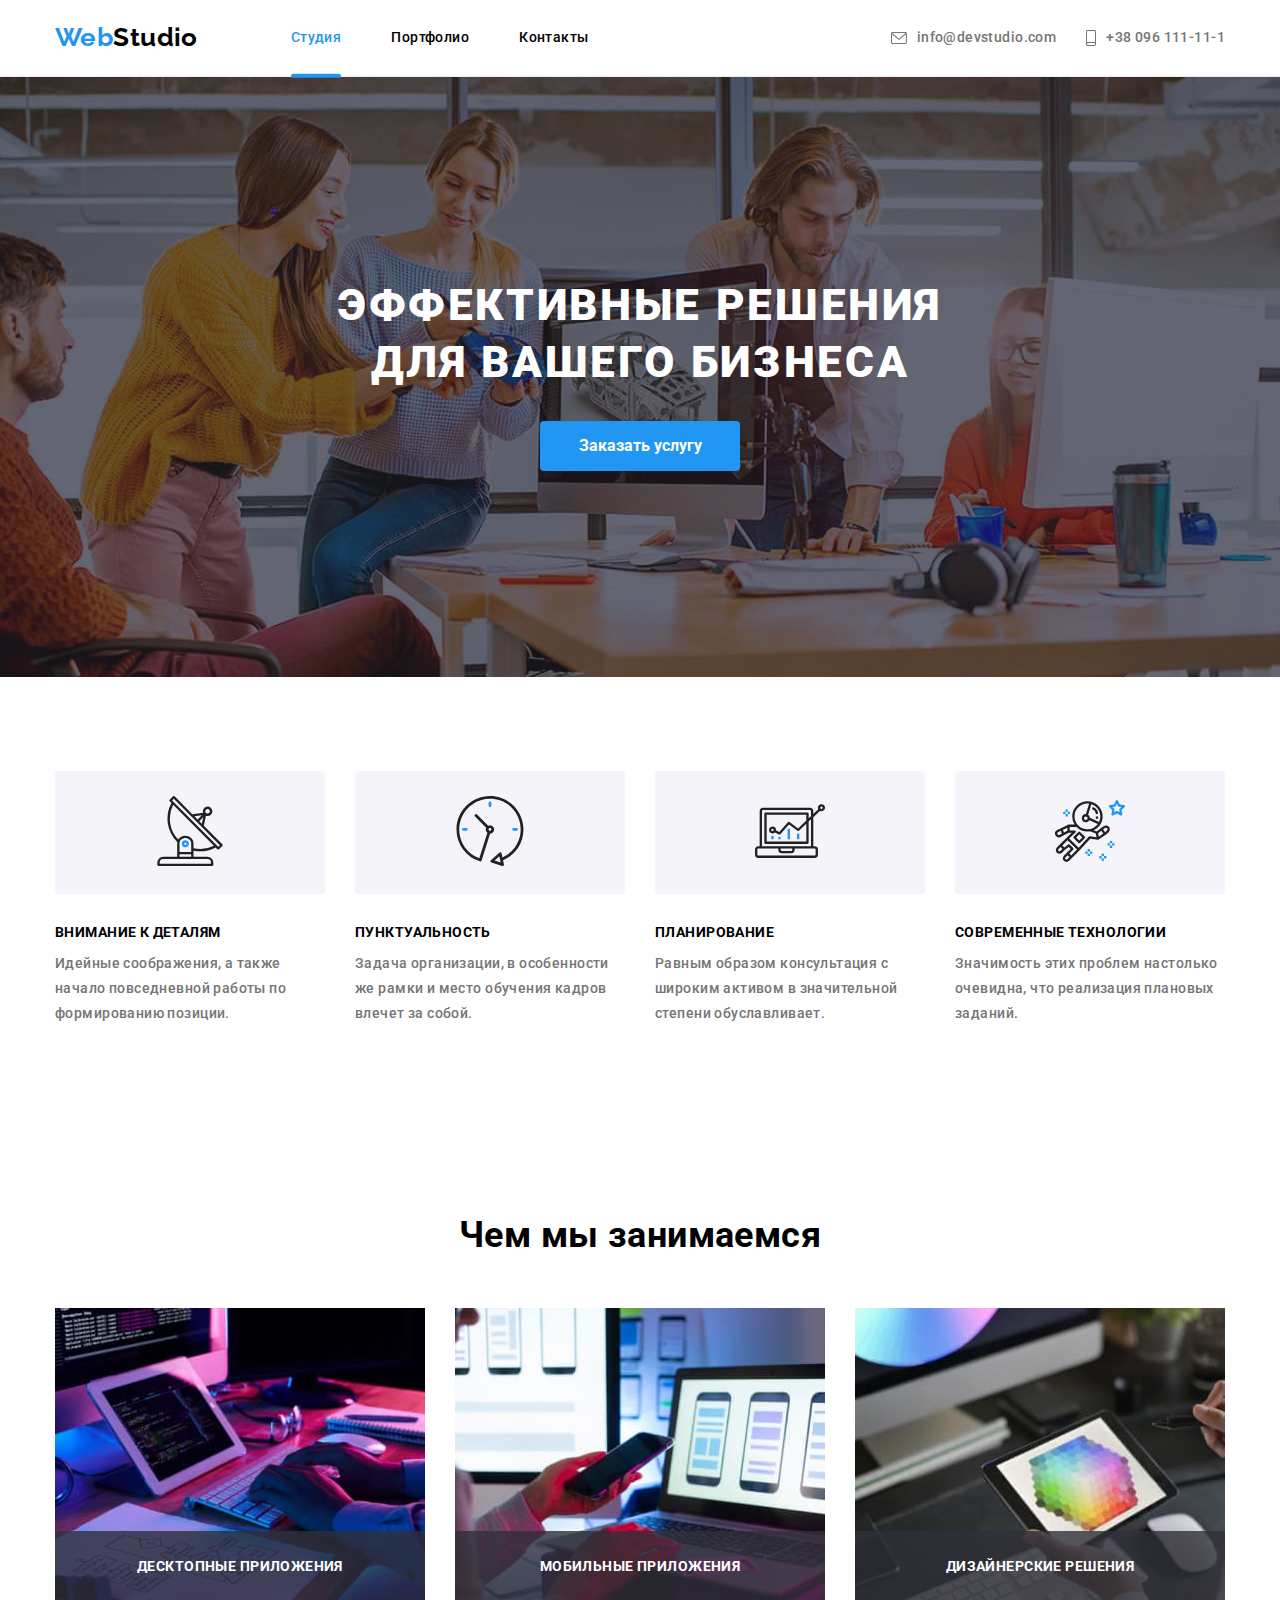
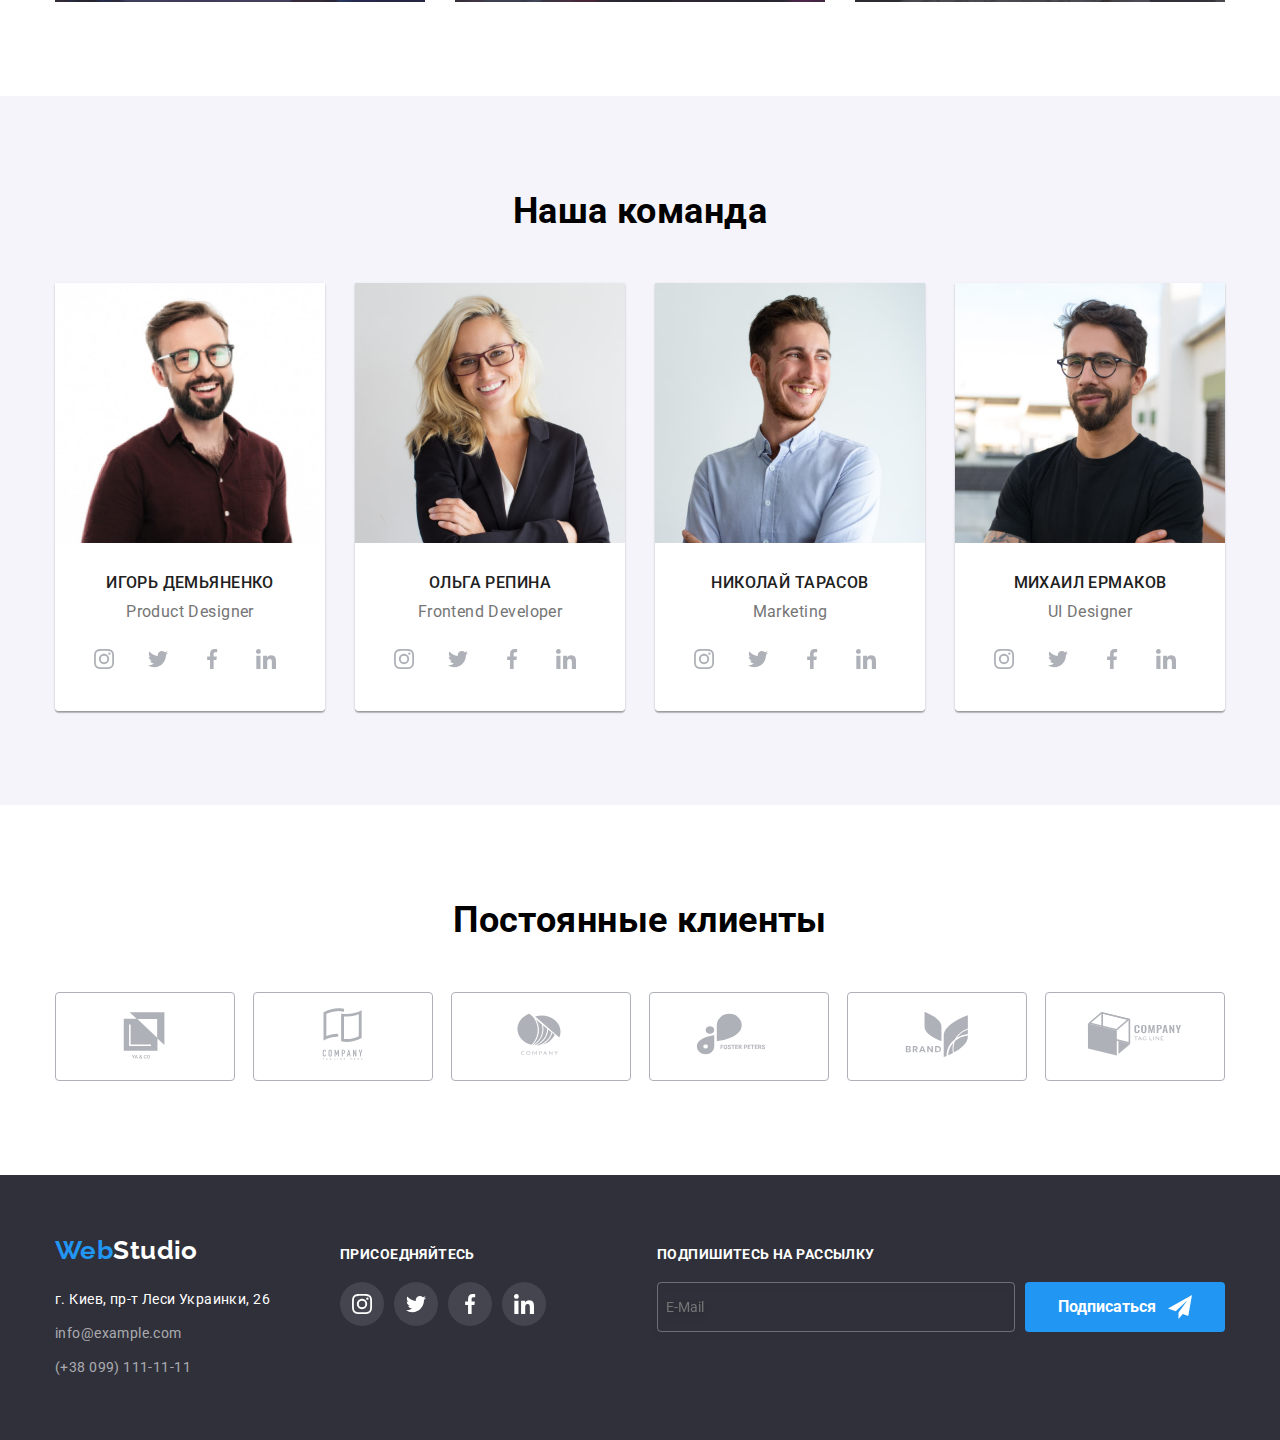
<file: index.html>
<!DOCTYPE html>
<html lang="ru">

<head>
    <meta charset="UTF-8">
    <meta http-equiv="X-UA-Compatible" content="IE=edge">
    <meta name="viewport" content="width=device-width, initial-scale=1.0">
    <title>Document</title>
    <link href="https://fonts.googleapis.com/css2?family=Raleway:wght@700&display=swap" rel="stylesheet">
    <link href="https://fonts.googleapis.com/css2?family=Roboto:wght@400;500;700;900&display=swap" rel="stylesheet">
    <link rel="stylesheet" href="https://cdnjs.cloudflare.com/ajax/libs/modern-normalize/1.1.0/modern-normalize.min.css">
    <link rel="stylesheet" href="./css/main.min.css">

</head>

<body>
    <!--Шапка -->
    <header class="page-header">
        <div class="header container">
            <!--лого-->
            <a class="logo" href="index.html">Web<span class="logo logo--dark">Studio</span></a>
            <nav>
                <ul class="site-nav">
                    <li class="site-nav__item"><a href="./index.html" class="site-nav__label site-nav__label--current">Студия</a></li>
                    <li class="site-nav__item"><a href="./portfolio.html" class="site-nav__label">Портфолио</a></li>
                    <li class="site-nav__item"><a href="./index.html" class="site-nav__label">Контакты</a></li>
                </ul>
            </nav>
            <ul class="contacts">
                <li class="contacts__item">
                    <a href="mailto:info@devstudio.com" class="contacts__link">
                        <svg class="contacts__icon" width="16px" height="12px">
                            <use href="./images/sprite.svg#icon-envelope"></use>                        
                        </svg>
                        info@devstudio.com</a>
                </li>
                <li class="contacts__item">
                    <a href="tel:+380961111111" class="contacts__link">
                        <svg class="contacts__icon" width="10px" height="16px">
                            <use href="./images/sprite.svg#icon-smartphone"></use>
                        </svg>
                        +38 096 111-11-1</a>
                </li>
            </ul>
        </div>
    </header>
    <main> 
        <!--герои-->
        <section class="hero">
            <h1 class="hero__title">Эффективные решения<br> для вашего бизнеса</h1>
            <button type="button" class="primary-button" data-modal-open>Заказать услугу</button>            
        </section>
        <!--особенности-->
        <section class="section">
            <div class="container">
                <ul class="features">
                    <li class="features__item">
                        <div class="features__icon">
                            <svg width="70px" height="70px">
                                <use href="./images/sprite.svg#icon-antenna"></use>
                            </svg>
                        </div>                        
                        <h2 class="features__title"> Внимание к деталям</h2>
                        <p class="features__text">Идейные соображения, а также начало повседневной работы по формированию
                            позиции.
                        </p>
                    </li>
                
                    <li class="features__item">
                        <div class="features__icon">
                            <svg width="70px" height="70px">
                                <use href="./images/sprite.svg#icon-clock"></use>
                            </svg>
                        </div>
                        <h2 class="features__title"> Пунктуальность </h2>
                        <p class="features__text">Задача организации, в особенности же рамки и место обучения кадров влечет
                            за собой.
                        </p>
                    </li>
                
                    <li class="features__item">
                        <div class="features__icon">
                            <svg width="70px" height="70px">
                                <use href="./images/sprite.svg#icon-diagram"></use>
                            </svg>
                        </div>
                        <h2 class="features__title"> Планирование </h2>
                        <p class="features__text">Равным образом консультация с широким активом в значительной степени
                            обуславливает.
                        </p>
                    </li>
                
                    <li class="features__item">
                        <div class="features__icon">
                            <svg width="70px" height="70px">
                                <use href="./images/sprite.svg#icon-astronaut"></use>
                            </svg>
                        </div>
                        <h2 class="features__title"> Современные технологии </h2>
                        <p class="features__text">Значимость этих проблем настолько очевидна, что реализация плановых
                            заданий.
                        </p>
                    </li>
                </ul>
            </div>
        </section>
        <!--Чем мы занимаемся-->
        <section class="section">
            <div class="container">
                <h2 class="title">Чем мы занимаемся</h2>
                <ul class="work">
                    <li class="work__icon">
                        <div class="work__title">
                            <img src="./images/box1.jpg" alt="человек пишет код на клавиатуре через планшет" width="370" />
                            <div class="work__box">
                                <p class="work__text">Десктопные приложения</p>
                            </div>
                        </div>
                    </li>
                    <li class="work__icon">
                        <div class="work__title">
                            <img src="./images/box2.jpg" alt="Человек выбирает дизайн для разметки сайта на телефон,через нотбук" width="370" />
                            <div class="work__box">
                                <p class="work__text">Мобильные приложения</p>
                            </div>
                        </div>
                    </li>
                    <li class="work__icon">
                        <div class="work__title">
                            <img src="./images/box3.jpg" alt="человек выбивет цвет,через планшет" width="370" />
                            <div class="work__box">
                                <p class="work__text">Дизайнерские решения</p>
                            </div>
                        </div>
                    </li>
                </ul>
            </div>
        </section>
        <!--Наша команда-->
        <section class="section section-team">
            <div class="container">
                <h2 class="title">Наша команда</h2>
                <ul class="team">
                    <li class="team__specialist">
                        <img src="./images/team1.jpg" alt="фото члена команды" width="270" />
                        <div class="team__decription">
                            <h3 class="team__name">Игорь Демьяненко</h3>
                            <p class="team__position">Product Designer</p>
                        <!--соц.сети-->    
                        <ul class="social-links">
                            <li class="social-links__item">
                                <a class="social-links__icon" href="#">
                                    <svg height="20px" width="20px">
                                        <use href="./images/sprite.svg#icon-instagram"></use>
                                    </svg></a>
                            </li>                        
                            <li class="social-links__item">
                                <a class="social-links__icon" href="#">
                                    <svg height="20px" width="20px">
                                        <use href="./images/sprite.svg#icon-twitter"></use>
                                    </svg></a>
                            </li>
                            <li class="social-links__item">
                                <a class="social-links__icon" href="#">
                                    <svg height="20px" width="20px">
                                        <use href="./images/sprite.svg#icon-facebook"></use>
                                    </svg></a>
                            </li>
                            <li class="social-links__item">
                                <a class="social-links__icon" href="#">
                                    <svg height="20px" width="20px">
                                        <use href="./images/sprite.svg#icon-linkedin"></use>
                                    </svg></a>
                            </li>
                        </ul>
                    </li>
                
                    <li class="team__specialist">
                        <img src="./images/team2.jpg" alt="фото члена команды" width="270" />                        
                        <div class="team__decription">
                            <h3 class="team__name">Ольга Репина</h3>
                            <p class="team__position">Frontend Developer</p>
                            <!--соц.сети-->
                            <ul class="social-links">
                                <li class="social-links__item">
                                    <a class="social-links__icon" href="#">
                                        <svg height="20px" width="20px">
                                            <use href="./images/sprite.svg#icon-instagram"></use>
                                        </svg></a>
                                </li>
                                <li class="social-links__item">
                                    <a class="social-links__icon" href="#">
                                        <svg height="20px" width="20px">
                                            <use href="./images/sprite.svg#icon-twitter"></use>
                                        </svg></a>
                                </li>
                                <li class="social-links__item">
                                    <a class="social-links__icon" href="#">
                                        <svg height="20px" width="20px">
                                            <use href="./images/sprite.svg#icon-facebook"></use>
                                        </svg></a>
                                </li>
                                <li class="social-links__item">
                                    <a class="social-links__icon" href="#">
                                        <svg height="20px" width="20px">
                                            <use href="./images/sprite.svg#icon-linkedin"></use>
                                        </svg></a>
                                </li>
                            </ul>
                        </div>
                    </li>
                
                    <li class="team__specialist">
                        <img src="./images/team3.jpg" alt="фото члена команды" width="270" />                        
                        <div class="team__decription">
                            <h3 class="team__name">Николай Тарасов</h3>
                            <p class="team__position">Marketing</p>
                            <!--соц.сети-->
                            <ul class="social-links">
                                <li class="social-links__item">
                                    <a class="social-links__icon" href="#">
                                        <svg height="20px" width="20px">
                                            <use href="./images/sprite.svg#icon-instagram"></use>
                                        </svg></a>
                                </li>
                            
                                <li class="social-links__item">
                                    <a class="social-links__icon" href="#">
                                        <svg height="20px" width="20px">
                                            <use href="./images/sprite.svg#icon-twitter"></use>
                                        </svg></a>
                                </li>
                                <li class="social-links__item">
                                    <a class="social-links__icon" href="#">
                                        <svg height="20px" width="20px">
                                            <use href="./images/sprite.svg#icon-facebook"></use>
                                        </svg></a>
                                </li>
                                <li class="social-links__item">
                                    <a class="social-links__icon" href="#">
                                        <svg class="icon-object" height="20px" width="20px">
                                            <use href="./images/sprite.svg#icon-linkedin"></use>
                                        </svg></a>
                                </li>
                            </ul>
                        </div>
                    </li> 
                
                    <li class="team__specialist">
                        <img src="./images/team4.jpg" alt="фото члена команды" width="270" />                        
                        <div class="team__decription">
                            <h3 class="team__name">Михаил Ермаков</h3>
                            <p class="team__position">UI Designer</p>
                            <!--соц.сети-->
                            <ul class="social-links">
                                <li class="social-links-icon">
                                    <a class="social-links__icon" href="#">
                                        <svg class="icon-object" height="20px" width="20px">
                                            <use href="./images/sprite.svg#icon-instagram"></use>
                                        </svg></a>
                                </li>                            
                                <li class="social-links-icon">
                                    <a class="social-links__icon" href="#">
                                        <svg class="icon-object" height="20px" width="20px">
                                            <use href="./images/sprite.svg#icon-twitter"></use>
                                        </svg></a>
                                </li>
                                <li class="social-links-icon">
                                    <a class="social-links__icon" href="#">
                                        <svg class="icon-object" height="20px" width="20px">
                                            <use href="./images/sprite.svg#icon-facebook"></use>
                                        </svg></a>
                                </li>
                                <li class="social-links-icon">
                                    <a class="social-links__icon" href="#">
                                        <svg class="icon-object" height="20px" width="20px">
                                            <use href="./images/sprite.svg#icon-linkedin"></use>
                                        </svg></a>
                                </li>
                            </ul>
                        </div>                        
                    </li>
                </ul>
            </div>           
        </section>
        <!--постоянные клиенты-->
        <section class="section">
            <div class="container">
                <h2 class="title">Постоянные клиенты</h2>
                <ul class="client">
                    <li class="client__item">
                        <a class="client__icon" href="#">
                            <svg width="106px" height="60px">
                                <use href="./images/sprite.svg#icon-Logo"></use>
                            </svg></a>
                    </li>
                    <li class="client__item">
                        <a class="client__icon" href="#">
                            <svg width="106px" height="60px">
                                <use href="./images/sprite.svg#icon-Logo-1"></use>
                            </svg></a>
                    </li>
                    <li class="client__item">
                        <a class="client__icon" href="#">
                            <svg width="106px" height="60px">
                                <use href="./images/sprite.svg#icon-Logo-2"></use>
                            </svg></a>
                    </li>
                    <li class="client__item">
                        <a class="client__icon" href="#">
                            <svg width="106px" height="60px">
                                <use href="./images/sprite.svg#icon-Logo-3"></use>
                            </svg></a>
                    </li>
                    <li class="client__item">
                        <a class="client__icon" href="#">
                            <svg width="106px" height="60px">
                                <use href="./images/sprite.svg#icon-Logo-4"></use>
                            </svg></a>
                    </li>
                    <li class="client__item">
                        <a class="client__icon" href="#">
                            <svg width="106px" height="60px">
                                <use href="./images/sprite.svg#icon-Logo-5"></use>
                            </svg></a>
                    </li>
            </div>

        </section>
    </main>
    <!--окончание-->
    <footer class="footer">
        <div class="container footer__box">
            <div class="footer-address">
                <!--лого-->
                <a class="logo" href="index.html">Web<span class="logo logo--white">Studio</span></a>
                <!--адрес и контакты-->
                <address>
                    <ul class="contacts-footer">
                        <li class="contacts-footer__item">
                            <a href="https://goo.gl/maps/YJMqycTcdpPL2djx6" target="_blank" rel="noreferrer noopener"
                                class="contacts-footer__address">
                                г. Киев, пр-т Леси Украинки, 26 </a>
                        </li>
                
                        <li class="contacts-footer__item">
                            <a href="mailto:info@example.com" target="_blank" rel="noreferrer noopener" class="contacts-footer__link">info@example.com</a>
                        </li>
                
                        <li class="contacts-footer__item">
                            <a href="tel:+380991111111" target="_blank" rel="noreferrer noopener" class="contacts-footer__link">(+38 099) 111-11-11</a>
                        </li>
                    </ul>
                </address>
            </div>
            <div class="footer__social">
                <h4 class="footer__disription">присоедняйтесь</h4>
                <ul class="social-links social-links--footer">
                    <li class="social-links__item">
                        <a class="social-links__icon social-links__icon--footer" href="#">
                            <svg height="20px" width="20px">
                                <use href="./images/sprite.svg#icon-instagram"></use>
                            </svg></a>
                    </li>
                
                    <li class="social-links__item">
                        <a class="social-links__icon social-links__icon--footer" href="#">
                            <svg height="20px" width="20px">
                                <use href="./images/sprite.svg#icon-twitter"></use>
                            </svg></a>
                    </li>
                    <li class="social-links__item">
                        <a class="social-links__icon social-links__icon--footer" href="#">
                            <svg height="20px" width="20px">
                                <use href="./images/sprite.svg#icon-facebook"></use>
                            </svg></a>
                    </li>
                    <li class="social-links__item">
                        <a class="social-links__icon social-links__icon--footer" href="#">
                            <svg height="20px" width="20px">
                                <use href="./images/sprite.svg#icon-linkedin"></use>
                            </svg></a>                            
                    </li>
                </ul>                             
            </div>
            <div class="footer__form">
                <p class="footer__disription">Подпишитесь на рассылку</p>
                <form class="subscribe-form">
                    <input type="email" name="mail" placeholder="E-Mail" id="mail" class="subscribe-form__input">                    
                    <button class="subscribe-form__button primary-button" type="submit">Подписаться
                        <svg class="subscribe-form__icon">
                            <use href="./images/icons.svg#icon-icon-send"></use>
                        </svg>
                    </button>
                </form>                 
            </div>
        </div>        
    </footer>
    <div class="backdrop is-hidden" data-modal>
        <div class="modal">
            <button class="modal__button-close" data-modal-close>
                <svg class="modal__icon-close">
                    <use href="./images/sprite.svg#icon-close-black-18dp-2-1"></use>
                </svg>
            </button>
            <p class="modal__title">Оставьте свои данные, мы вам перезвоним</p>
            <form class="form">
                <div class="form-group">
                    <label class="form-group__label" for="name">Имя</label>   
                    <div class="form-group__input-group-absolute">
                        <input class="form-group__input" type="text" name="name" id="name">
                        <svg class="form-group__icon">
                            <use href="./images/icons.svg#icon-person"></use>
                        </svg>
                    </div>
                </div>
                <div class="form-group">
                    <label class="form-group__label" for="tel">Телефон</label>
                    <div class="form-group__input-group-absolute">
                        <input class="form-group__input" type="tel" name="tel" id="tel">
                        <svg class="form-group__icon">
                            <use href="./images/icons.svg#icon-phone"></use>
                        </svg>
                    </div>
                </div>
                <div class="form-group">
                    <label class="form-group__label" for="mail">Почта</label>
                    <div class="form-group__input-group-absolute">
                        <input class="form-group__input" type="email" name="mail" id="mail">
                        <svg class="form-group__icon">
                            <use href="./images/icons.svg#icon-email"></use>
                        </svg>
                    </div>
                </div>
                <div class="form-group comment">
                    <label class="form-group__label" for="comment">Комментарий</label>
                    <textarea class="form-group__comment" name="comment" id="comment" rows="10" placeholder="Введите текст"></textarea>
                </div>
                <div class="checkbox">
                    <input class="checkbox__label" type="checkbox" name="policy" id="policy">
                    <label class="checkbox__policy" for="policy">Соглашаюсь с рассылкой и принимаю <a href="#" class="checkbox__text">Условия договора</a> </label>
                </div>
                <div class="form-group__btn">
                    <button type="submit" class="primary-button primary-button--shadow">Отправить</button>
                </div>
            </form>

        </div>
    </div>
    <script src="./js/modal.js"></script>
</body>

</html>
</file>
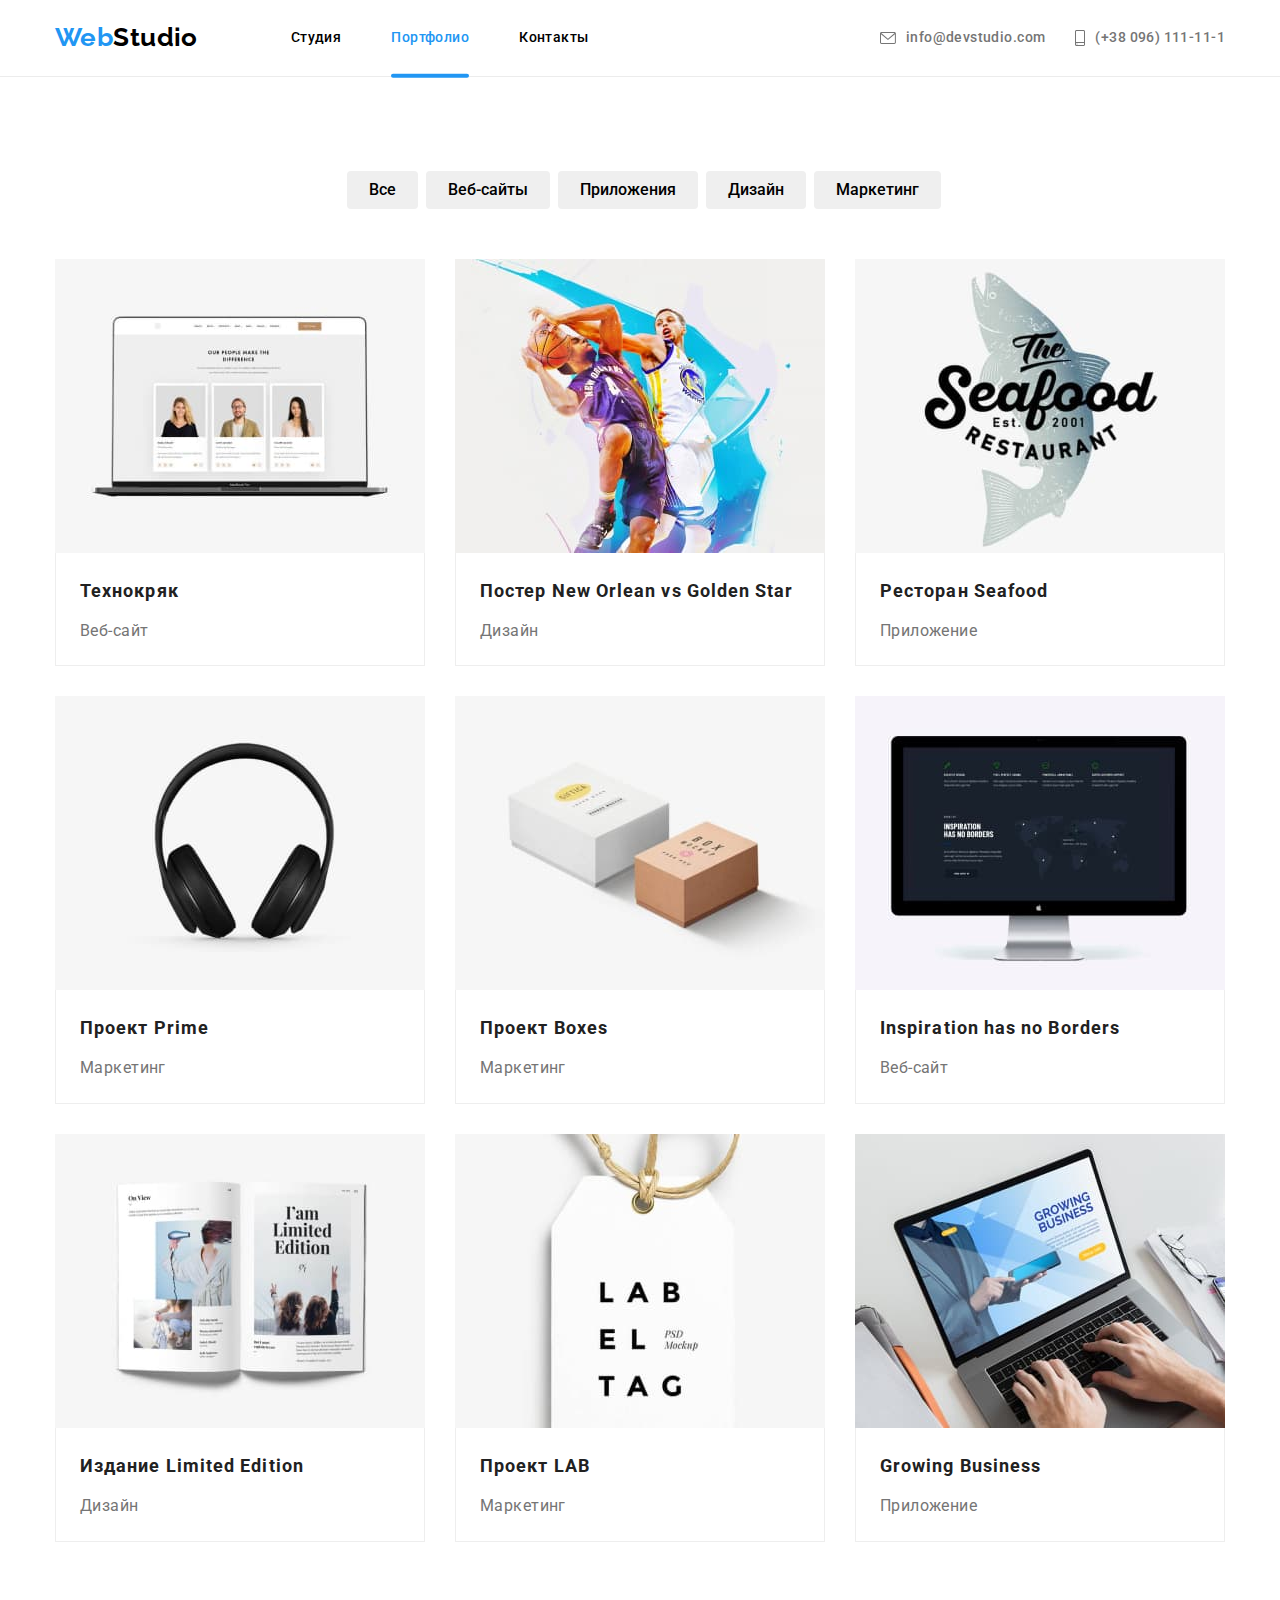
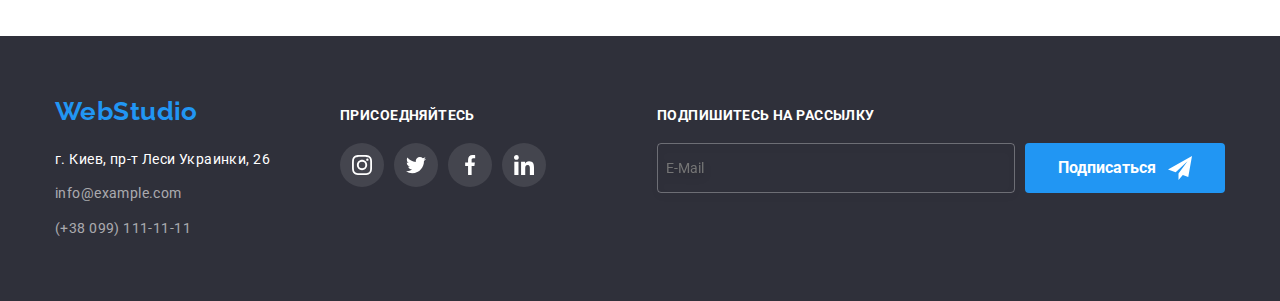
<file: portfolio.html>
<!DOCTYPE html>
<html lang="en">

<head>
    <meta charset="UTF-8">
    <meta http-equiv="X-UA-Compatible" content="IE=edge">
    <meta name="viewport" content="width=device-width, initial-scale=1.0">
    <title>Document</title>
    <link href="https://fonts.googleapis.com/css2?family=Raleway:wght@700&display=swap" rel="stylesheet">
    <link href="https://fonts.googleapis.com/css2?family=Roboto:wght@400;500;700;900&display=swap" rel="stylesheet">
    <link rel="stylesheet" href="https://cdnjs.cloudflare.com/ajax/libs/modern-normalize/1.1.0/modern-normalize.min.css">
    <link rel="stylesheet" href="./css/main.min.css">
</head>

<body>
    <!--Шапка -->
    <header class="page-header">
        <div class="header container">
            <!--лого-->
            <a class="logo" href="index.html">Web<span class="logo--dark">Studio</span></a>
            <nav>
                <ul class="site-nav">
                    <li class="site-nav__item"><a href="./index.html" class="site-nav__label">Студия</a></li>
                    <li class="site-nav__item"><a href="./portfolio.html" class="site-nav__label site-nav__label--current">Портфолио</a></li>
                    <li class="site-nav__item"><a href="./index.html" class="site-nav__label">Контакты</a></li>
                </ul>
            </nav>
            <ul class="contacts">
                <li class="contacts__item">
                    <a href="mailto:info@devstudio.com" class="contacts__link">
                        <svg class="contacts__icon" width="16px" height="12px">
                            <use href="./images/sprite.svg#icon-envelope"></use>
                        </svg>
                        info@devstudio.com</a>
                </li>
                <li class="contacts__item">
                    <a href="tel:+380961111111" class="contacts__link">
                        <svg class="contacts__icon" width="10px" height="16px">
                            <use href="./images/sprite.svg#icon-smartphone"></use>
                        </svg>
                        (+38 096) 111-11-1</a>
                </li>
            </ul>
        </div>
    </header>
    <main>
        <!--фильтры-->
        <section class="portfolio-title section">
            <h1 class="text-hidden">portfolio</h1>
            <div class="container">
                <ul class="filter">
                    <li class="filter__item">
                        <button type="button" class="secondary__button">Все</button>
                    </li>
                
                    <li class="filter__item">
                        <button type="button" class="secondary__button">Веб-сайты</button>
                    </li>
                
                    <li class="filter__item">
                        <button type="button" class="secondary__button">Приложения</button>
                    </li>
                    <li class="filter__item">
                        <button type="button" class="secondary__button">Дизайн</button>
                    </li>
                
                    <li class="filter__item">
                        <button type="button" class="secondary__button">Маркетинг</button>
                    </li>
                </ul>
                <!--проекты-->
                <ul class="projects">
                    <li class="projects__item">
                        <a href="./portfolio.html" class="projects__link">
                            <div class="projects__hover">
                                <img src="./images/img.jpg" alt="проект 1" width="370" />
                                <div class="projects__overlay">
                                    <p class="projects__text">Технокряк это современная площадка распространения коронавируса. Компании используют эту
                                        платформу для цифрового шпионажа
                                        и атак на защищённые сервера конкурентов.</p>
                                </div>
                            </div>
                            <div class="projects__box">
                                <h2 class="projects__title"> Технокряк </h2>
                                <p class="projects__description"> Веб-сайт </p>
                            </div>
                        </a>                     
                    </li>
                
                    <li class="projects__item">
                        <a href="./portfolio.html" class="projects__link">
                            <div class="projects__hover">
                                <img src="./images/img(1).jpg" alt="проект 2" width="370" />
                                <div class="projects__overlay">
                                    <p class="projects__text">Технокряк это современная площадка распространения коронавируса. Компании используют
                                        эту
                                        платформу для цифрового шпионажа
                                        и атак на защищённые сервера конкурентов.</p>
                                </div>
                            </div>
                            <div class="projects__box">
                                <h2 class="projects__title"> Постер New Orlean vs Golden Star </h2>
                                <p class="projects__description"> Дизайн </p>
                            </div>
                        </a>                              
                    </li>
                
                    <li class="projects__item">
                        <a href="./portfolio.html" class="projects__link">
                            <div class="projects__hover">
                                <img src="./images/img(2).jpg" alt="проект 3" width="370" />
                                <div class="projects__overlay">
                                    <p class="projects__text">Технокряк это современная площадка распространения коронавируса. Компании используют
                                        эту
                                        платформу для цифрового шпионажа
                                        и атак на защищённые сервера конкурентов.</p>
                                </div>
                            </div>
                            <div class="projects__box">
                                <h2 class="projects__title"> Ресторан Seafood </h2>
                                <p class="projects__description"> Приложение </p>
                            </div>
                        </a>
                    </li>
                
                    <li class="projects__item">
                        <a href="./portfolio.html" class="projects__link">
                            <div class="projects__hover">
                                <img src="./images/img(3).jpg" alt="проект 4" width="370" />
                                <div class="projects__overlay">
                                    <p class="projects__text">Технокряк это современная площадка распространения коронавируса. Компании используют
                                        эту
                                        платформу для цифрового шпионажа
                                        и атак на защищённые сервера конкурентов.</p>
                                </div>
                            </div>
                            <div class="projects__box">
                                <h2 class="projects__title"> Проект Prime </h2>
                                <p class="projects__description"> Маркетинг </p>
                            </div>
                        </a>
                    </li>
                
                    <li class="projects__item">
                        <a href="./portfolio.html" class="projects__link">
                            <div class="projects__hover">
                                <img src="./images/img(4).jpg" alt="проект 5" width="370" />
                                <div class="projects__overlay">
                                    <p class="projects__text">Технокряк это современная площадка распространения коронавируса. Компании используют
                                        эту
                                        платформу для цифрового шпионажа
                                        и атак на защищённые сервера конкурентов.</p>
                                </div>
                            </div>
                            <div class="projects__box">
                                <h2 class="projects__title"> Проект Boxes </h2>
                                <p class="projects__description"> Маркетинг </p>
                            </div>
                        </a>                            
                    </li>
                
                    <li class="projects__item">
                        <a href="./portfolio.html" class="projects__link">
                            <div class="projects__hover">
                                <img src="./images/img(5).jpg" alt="проект 6" width="370" />
                                <div class="projects__overlay">
                                    <p class="projects__text">Технокряк это современная площадка распространения коронавируса. Компании используют
                                        эту
                                        платформу для цифрового шпионажа
                                        и атак на защищённые сервера конкурентов.</p>
                                </div>
                            </div>
                            <div class="projects__box">
                                <h2 class="projects__title"> Inspiration has no Borders </h2>
                                <p class="projects__description"> Веб-сайт </p>
                            </div>
                        </a>
                    </li>
                
                    <li class="projects__item">
                        <a href="./portfolio.html" class="projects__link">
                            <div class="projects__hover">
                                <img src="./images/img(6).jpg" alt="проект 7" width="370" />
                                <div class="projects__overlay">
                                    <p class="projects__text">Технокряк это современная площадка распространения коронавируса. Компании используют
                                        эту
                                        платформу для цифрового шпионажа
                                        и атак на защищённые сервера конкурентов.</p>
                                </div>
                            </div>
                            <div class="projects__box">
                                <h2 class="projects__title"> Издание Limited Edition </h2>
                                <p class="projects__description"> Дизайн </p>
                            </div>
                        </a>
                    </li>
                
                    <li class="projects__item">
                        <a href="./portfolio.html" class="projects__link">
                            <div class="projects__hover">
                                <img src="./images/img(7).jpg" alt="проект 8" width="370" />
                                <div class="projects__overlay">
                                    <p class="projects__text">Технокряк это современная площадка распространения коронавируса. Компании используют
                                        эту
                                        платформу для цифрового шпионажа
                                        и атак на защищённые сервера конкурентов.</p>
                                </div>
                            </div>
                            <div class="projects__box">
                                <h2 class="projects__title"> Проект LAB </h2>
                                <p class="projects__description"> Маркетинг </p>
                            </div>
                        </a>
                    </li>
                
                    <li class="projects__item">
                        <a href="./portfolio.html" class="projects__link">
                            <div class="projects__hover">
                                <img src="./images/img(8).jpg" alt="проект 9" width="370" />
                                <div class="projects__overlay">
                                    <p class="projects__text">Технокряк это современная площадка распространения коронавируса. Компании используют
                                        эту
                                        платформу для цифрового шпионажа
                                        и атак на защищённые сервера конкурентов.</p>
                                </div>
                            </div>
                            <div class="projects__box">
                                <h2 class="projects__title"> Growing Business </h2>
                                <p class="projects__description"> Приложение </p>
                            </div>
                        </a>
                    </li>
                </ul>
            </div>           
        </section>

    </main>
    <!--окончание-->
    <footer class="footer">
        <div class="container footer__box">
            <div class="footer-address">
                <!--лого-->
                <a class="logo" href="index.html">Web<span class="logo__white">Studio</span></a>
                <!--адрес и контакты-->
                <address>
                    <ul class="contacts-footer">
                        <li class="contacts-footer__item">
                            <a href="https://goo.gl/maps/YJMqycTcdpPL2djx6" target="_blank" rel="noreferrer noopener"
                                class="contacts-footer__address">
                                г. Киев, пр-т Леси Украинки, 26 </a>
                        </li>
                
                        <li class="contacts-footer__item">
                            <a href="mailto:info@example.com" target="_blank" rel="noreferrer noopener"
                                class="contacts-footer__link">info@example.com</a>
                        </li>
                
                        <li class="contacts-footer__item">
                            <a href="tel:+380991111111" target="_blank" rel="noreferrer noopener" class="contacts-footer__link">(+38
                                099) 111-11-11</a>
                        </li>
                    </ul>
                </address>
            </div>
            <div class="footer__social">
                <h4 class="footer__disription">присоедняйтесь</h4>
                <ul class="social-links social-links--footer">
                    <li class="social-link__item">
                        <a class="social-links__icon social-links__icon--footer" href="#">
                            <svg height="20px" width="20px">
                                <use href="./images/sprite.svg#icon-instagram"></use>
                            </svg></a>
                    </li>    
                    <li class="social-links__item">
                        <a class="social-links__icon social-links__icon--footer" href="#">
                            <svg height="20px" width="20px">
                                <use href="./images/sprite.svg#icon-twitter"></use>
                            </svg></a>
                    </li>
                    <li class="social-links__item">
                        <a class="social-links__icon social-links__icon--footer" href="#">
                            <svg height="20px" width="20px">
                                <use href="./images/sprite.svg#icon-facebook"></use>
                            </svg></a>
                    </li>
                    <li class="social-links__item">
                        <a class="social-links__icon social-links__icon--footer" href="#">
                            <svg height="20px" width="20px">
                                <use href="./images/sprite.svg#icon-linkedin"></use>
                            </svg></a>
                    </li>
                </ul>
            </div>
            <div class="footer__form">
                <p class="footer__disription">Подпишитесь на рассылку</p>
                <form class="subscribe-form">
                    <input type="email" name="mail" placeholder="E-Mail" id="mail" class="subscribe-form__input">
                    <button class="subscribe-form__button primary-button" type="submit">Подписаться
                        <svg class="subscribe-form__icon">
                            <use href="./images/icons.svg#icon-icon-send"></use>
                        </svg>
                    </button>
                </form>
            </div>
        </div>
    </footer>
    </body>
</body>

</html>
</file>
<file: css/main.min.css>
/*! modern-normalize v0.6.0 | MIT License | https://github.com/sindresorhus/modern-normalize */*,*::before,*::after{-webkit-box-sizing:border-box;box-sizing:border-box}:root{-moz-tab-size:4;-o-tab-size:4;tab-size:4}html{line-height:1.15;-webkit-text-size-adjust:100%}body{margin:0}body{font-family:system-ui,-apple-system,"Segoe UI",Roboto,Helvetica,Arial,sans-serif,"Apple Color Emoji","Segoe UI Emoji"}hr{height:0}abbr[title]{-webkit-text-decoration:underline dotted;text-decoration:underline dotted}b,strong{font-weight:bolder}code,kbd,samp,pre{font-family:SFMono-Regular, Consolas, "Liberation Mono", Menlo, monospace;font-size:1em}small{font-size:80%}sub,sup{font-size:75%;line-height:0;position:relative;vertical-align:baseline}sub{bottom:-0.25em}sup{top:-0.5em}button,input,optgroup,select,textarea{font-family:inherit;font-size:100%;line-height:1.15;margin:0}button,select{text-transform:none}button,[type="button"],[type="reset"],[type="submit"]{-webkit-appearance:button}button::-moz-focus-inner,[type="button"]::-moz-focus-inner,[type="reset"]::-moz-focus-inner,[type="submit"]::-moz-focus-inner{border-style:none;padding:0}button:-moz-focusring,[type="button"]:-moz-focusring,[type="reset"]:-moz-focusring,[type="submit"]:-moz-focusring{outline:1px dotted ButtonText}fieldset{padding:0.35em 0.75em 0.625em}legend{padding:0}progress{vertical-align:baseline}[type="number"]::-webkit-inner-spin-button,[type="number"]::-webkit-outer-spin-button{height:auto}[type="search"]{-webkit-appearance:textfield;outline-offset:-2px}[type="search"]::-webkit-search-decoration{-webkit-appearance:none}::-webkit-file-upload-button{-webkit-appearance:button;font:inherit}summary{display:list-item}.header,.site-nav,.contacts,.contacts__link,.features,.work,.team,.social-links,.social-links__icon,.client,.modal__button-close,.form-group,.filter,.projects,.projects__overlay,.footer__box,.subscribe-form,.subscribe-form__input{display:-webkit-box;display:-ms-flexbox;display:flex}.primary-button--shadow{-webkit-box-shadow:0px 4px 4px rgba(0,0,0,0.15);box-shadow:0px 4px 4px rgba(0,0,0,0.15)}.social-links__icon{height:44px;width:44px;border-radius:50%;-webkit-box-align:center;-ms-flex-align:center;align-items:center;-webkit-box-pack:center;-ms-flex-pack:center;justify-content:center;margin-right:10px}body{background-color:#fff;color:#000;font-family:Roboto, Arial, sans-serif;letter-spacing:0.03em;font-size:14px}img{display:block;max-width:100%;height:auto}h1,h2,h3,h4,p{margin:0px}ul{padding:0px;margin:0px;list-style:none}a{text-decoration:none}.header{-webkit-box-align:center;-ms-flex-align:center;align-items:center}.title{color:#000;font-style:normal;font-weight:700;font-size:36px;line-height:1.2;text-align:center;margin-bottom:50px}.container{width:1200px;margin:0 auto;padding:0 15px}.page-header{border-bottom:1px solid #ececec}.section{padding:94px 0}.text-hidden{visibility:hidden;font-size:0}input{outline:none}.section-team{background:#f5f4fa}.logo{color:#2196f3;font-family:Raleway;font-weight:700;font-size:26px;line-height:1.2}.logo--dark{color:#000}.logo--white{color:#fff}.site-nav{margin-left:93px}.site-nav__item{margin-right:50px}.site-nav__item:last-child{margin-right:0}.site-nav__label{position:relative;color:#000;font-weight:500;font-size:14px;line-height:1.1;padding:30px 0;display:block;-webkit-transition:color 250ms cubic-bezier(0.4, 0, 0.2, 1);transition:color 250ms cubic-bezier(0.4, 0, 0.2, 1)}.site-nav__label:hover,.site-nav__label:focus{color:#2196f3}.site-nav__label--current{color:#2196f3}.site-nav__label--current::before{content:"";display:inline-block;position:absolute;bottom:-1px;left:0;-webkit-transform:translate(0, 20%);transform:translate(0, 20%);width:100%;height:4px;background-color:#2196f3;border-radius:2px}.contacts{margin-left:auto;-webkit-box-align:center;-ms-flex-align:center;align-items:center}.contacts__icon{margin-right:10px}.contacts__link{color:#757575;font-weight:500;font-size:14px;line-height:1.1;font-style:normal;padding:30px 0;-webkit-box-align:center;-ms-flex-align:center;align-items:center;fill:#757575;-webkit-transition:fill 250ms cubic-bezier(0.4, 0, 0.2, 1);transition:fill 250ms cubic-bezier(0.4, 0, 0.2, 1);-webkit-transition:color 250ms cubic-bezier(0.4, 0, 0.2, 1);transition:color 250ms cubic-bezier(0.4, 0, 0.2, 1)}.contacts__link:hover,.contacts__link:focus{color:#2196f3;fill:#2196f3}.contacts__link:last-child{margin-left:30px}.contacts-footer{margin-top:20px}.contacts-footer__link{background:#2f303a;color:rgba(255,255,255,0.6);font-weight:400;font-size:14px;line-height:1.8;font-style:normal;margin-top:9px;display:inline-block;-webkit-transition:color 250ms cubic-bezier(0.4, 0, 0.2, 1);transition:color 250ms cubic-bezier(0.4, 0, 0.2, 1)}.contacts-footer:hover,.contacts-footer:focus{color:#2196f3}.contacts-footer__address{color:#fff;font-weight:400;font-size:14px;line-height:1.8;font-style:normal}.hero{background-color:#2f303a;text-align:center;padding:200px 0;max-width:1600px;height:600px;margin:0 auto;background-image:-webkit-gradient(linear, left top, right top, from(rgba(47,48,58,0.4)), color-stop(rgba(47,48,58,0.4)), to(rgba(47,48,58,0.4))),url(../images/new-Img.jpg);background-image:linear-gradient(to right, rgba(47,48,58,0.4), rgba(47,48,58,0.4), rgba(47,48,58,0.4)),url(../images/new-Img.jpg);background-size:cover;background-position:center;background-repeat:no-repeat}.hero__title{color:#fff;font-weight:900;font-size:44px;line-height:1.3;letter-spacing:0.06em;text-transform:uppercase;margin-bottom:30px}.primary-button{color:#fff;background-color:#2196f3;font-family:inherit;font-weight:700;font-size:16px;line-height:1.8;max-height:50px;display:inline-block;-webkit-box-align:center;-ms-flex-align:center;align-items:center;cursor:pointer;border-radius:4px;padding:10px 32px;min-width:200px;border:1px solid rgba(0,0,0,0);-webkit-transition:background-color 250ms cubic-bezier(0.4, 0, 0.2, 1);transition:background-color 250ms cubic-bezier(0.4, 0, 0.2, 1)}.primary-button:hover,.primary-button:focus{background-color:#188ce8}.secondary__button{color:#000;font-weight:500;font-size:16px;line-height:1.6;text-align:center;cursor:pointer;border-radius:4px;padding:6px 22px;margin-left:8px;border:0px solid rgba(0,0,0,0);-webkit-transition:background-color 250ms cubic-bezier(0.4, 0, 0.2, 1);transition:background-color 250ms cubic-bezier(0.4, 0, 0.2, 1);-webkit-transition:-webkit-box-shadow 250ms cubic-bezier(0.4, 0, 0.2, 1);transition:-webkit-box-shadow 250ms cubic-bezier(0.4, 0, 0.2, 1);transition:box-shadow 250ms cubic-bezier(0.4, 0, 0.2, 1);transition:box-shadow 250ms cubic-bezier(0.4, 0, 0.2, 1), -webkit-box-shadow 250ms cubic-bezier(0.4, 0, 0.2, 1)}.secondary__button:hover,.secondary__button:focus{color:#fff;background-color:#2196f3;-webkit-box-shadow:0px 3px 1px rgba(0,0,0,0.1),0px 1px 2px rgba(0,0,0,0.08),0px 2px 2px rgba(0,0,0,0.12);box-shadow:0px 3px 1px rgba(0,0,0,0.1),0px 1px 2px rgba(0,0,0,0.08),0px 2px 2px rgba(0,0,0,0.12)}.features{-webkit-box-pack:justify;-ms-flex-pack:justify;justify-content:space-between}.features__title{font-weight:700;font-size:14px;line-height:1.2;text-transform:uppercase;margin-bottom:10px}.features__text{color:#757575;font-weight:500;font-size:14px;line-height:1.8}.features__item{-ms-flex-wrap:wrap;flex-wrap:wrap;-ms-flex-preferred-size:calc(100% / 3 - 120px);flex-basis:calc(100% / 3 - 120px)}.features__item:last-child{margin-left:0px}.features__icon{padding:25px 100px;background:#f5f4fa;border-radius:4px;margin-bottom:30px}.work{-ms-flex-preferred-size:calc(100% / 3);flex-basis:calc(100% / 3);-webkit-box-pack:justify;-ms-flex-pack:justify;justify-content:space-between;padding-top:0px}.work__title{position:relative}.work__box{position:absolute;bottom:0;width:100%;padding:27px;background-color:rgba(47,48,58,0.8)}.work__text{font-weight:700;font-size:14px;line-height:1.2;text-align:center;text-transform:uppercase;color:#fff}.team{-webkit-box-pack:justify;-ms-flex-pack:justify;justify-content:space-between}.team__name{text-align:center;font-weight:500;font-size:16px;line-height:1.2;color:#212121;text-transform:uppercase}.team__position{color:#757575;font-weight:400;font-size:16px;line-height:1.2;text-align:center;padding-top:10px}.team__decription{padding:30px 0;border-radius:0px 0px 4px 4px;background-color:#fff}.team__specialist{max-width:270px;-ms-flex-wrap:wrap;flex-wrap:wrap;background-color:var(--primary-bgc);-webkit-box-shadow:0px 1px 3px rgba(0,0,0,0.12),0px 1px 1px rgba(0,0,0,0.14),0px 2px 1px rgba(0,0,0,0.2);box-shadow:0px 1px 3px rgba(0,0,0,0.12),0px 1px 1px rgba(0,0,0,0.14),0px 2px 1px rgba(0,0,0,0.2);border-radius:0px 0px 4px 4px}.social-links{-webkit-box-pack:center;-ms-flex-pack:center;justify-content:center;padding:16px 32px 0 32px}.social-links--footer{padding:0}.social-links__item:last-child{margin-right:0}.social-links__icon{fill:#afb1b8;-webkit-transition:background-color 250ms cubic-bezier(0.4, 0, 0.2, 1);transition:background-color 250ms cubic-bezier(0.4, 0, 0.2, 1);-webkit-transition:-webkit-transform 250ms cubic-bezier(0.4, 0, 0.2, 1);transition:-webkit-transform 250ms cubic-bezier(0.4, 0, 0.2, 1);transition:transform 250ms cubic-bezier(0.4, 0, 0.2, 1);transition:transform 250ms cubic-bezier(0.4, 0, 0.2, 1), -webkit-transform 250ms cubic-bezier(0.4, 0, 0.2, 1)}.social-links__icon:hover,.social-links__icon:focus{background-color:#2196f3;fill:#fff}.social-links__icon--footer{fill:#fff;background-color:rgba(255,255,255,0.1);-webkit-transition:background-color 250ms cubic-bezier(0.4, 0, 0.2, 1);transition:background-color 250ms cubic-bezier(0.4, 0, 0.2, 1)}.client{text-align:center;-webkit-box-pack:justify;-ms-flex-pack:justify;justify-content:space-between}.client__icon{display:block;padding:12px 36px;border:none;fill:#afb1b8;border:1px solid #afb1b8;border-radius:4px;-webkit-transition:border 250ms cubic-bezier(0.4, 0, 0.2, 1);transition:border 250ms cubic-bezier(0.4, 0, 0.2, 1);-webkit-transition:fill 250ms cubic-bezier(0.4, 0, 0.2, 1);transition:fill 250ms cubic-bezier(0.4, 0, 0.2, 1)}.client__icon:hover,.client__icon:focus{fill:#2196f3;border:1px solid #2196f3}.backdrop{position:fixed;top:0;right:0;width:100%;height:100%;background-color:rgba(0,0,0,0.2);opacity:1;-webkit-transition:opacity 250ms cubic-bezier(0.4, 0, 0.2, 1);transition:opacity 250ms cubic-bezier(0.4, 0, 0.2, 1)}.backdrop.is-hidden{opacity:0;pointer-events:none}.backdrop.is-hidden .modal{-webkit-transform:translate(-50%, -50%) scale(0.1);transform:translate(-50%, -50%) scale(0.1)}.modal{padding:40px;width:528px;min-height:581px;background-color:#fff;position:absolute;top:50%;left:50%;-webkit-transform:translate(-50%, -50%) scale(1);transform:translate(-50%, -50%) scale(1);border-radius:4px;-webkit-transition:-webkit-transform 250ms cubic-bezier(0.4, 0, 0.2, 1);transition:-webkit-transform 250ms cubic-bezier(0.4, 0, 0.2, 1);transition:transform 250ms cubic-bezier(0.4, 0, 0.2, 1);transition:transform 250ms cubic-bezier(0.4, 0, 0.2, 1), -webkit-transform 250ms cubic-bezier(0.4, 0, 0.2, 1)}.modal__button-close{position:absolute;-webkit-box-pack:center;-ms-flex-pack:center;justify-content:center;-webkit-box-align:center;-ms-flex-align:center;align-items:center;width:30px;height:30px;padding:0;top:0;right:0;margin:8px;border:1px solid rgba(0,0,0,0.1);border-radius:50%;background-color:transparent;cursor:pointer;-webkit-transition:fill 250ms cubic-bezier(0.4, 0, 0.2, 1);transition:fill 250ms cubic-bezier(0.4, 0, 0.2, 1)}.modal__button-close:hover{fill:#2196f3}.modal__icon-close{width:18px;height:18px}.modal__title{font-weight:700;font-size:20px;line-height:1.15;margin-bottom:12px;text-align:center}.form-group{margin-bottom:10px;-webkit-box-orient:vertical;-webkit-box-direction:normal;-ms-flex-direction:column;flex-direction:column}.form-group__label{margin-bottom:4px;font-weight:400;font-size:12px;line-height:1.2;color:#757575}.form-group__input{width:100%;height:40px;padding-left:42px}.form-group__input,.form-group__comment{border:1px solid rgba(33,33,33,0.2);-webkit-box-sizing:border-box;box-sizing:border-box;border-radius:4px;-webkit-transition:border 250ms cubic-bezier(0.4, 0, 0.2, 1),fill 250ms cubic-bezier(0.4, 0, 0.2, 1);transition:border 250ms cubic-bezier(0.4, 0, 0.2, 1),fill 250ms cubic-bezier(0.4, 0, 0.2, 1)}.form-group__input:hover,.form-group__input:focus{border:1px solid #2196f3}.form-group__input:hover+.form-group__icon,.form-group__input:focus+.form-group__icon{fill:#2196f3}.form-group__input:focus-within{fill:#2196f3;border:1px solid #2196f3}.form-group__comment{padding:12px 16px;font-weight:400;font-size:12px;line-height:1.2;color:#757575;-webkit-transition:border 250ms cubic-bezier(0.4, 0, 0.2, 1);transition:border 250ms cubic-bezier(0.4, 0, 0.2, 1);resize:none;margin-bottom:20px}.form-group__comment:hover,.form-group__comment:focus{border:1px solid #2196f3;-webkit-box-sizing:border-box;box-sizing:border-box;border-radius:4px}.form-group__comment:focus-within{outline:none;border:1px solid #2196f3}.form-group__icon{position:absolute;top:50%;-webkit-transform:translateY(-50%);transform:translateY(-50%);left:10px;width:18px;height:18px;-webkit-transition:fill 250ms cubic-bezier(0.4, 0, 0.2, 1);transition:fill 250ms cubic-bezier(0.4, 0, 0.2, 1)}.form-group__input-group-absolute{position:relative}.form-group .comment{margin-bottom:20px}.form-group__btn{text-align:center}.checkbox{margin-bottom:30px;padding-left:12px}.checkbox__label{display:inline-block;font-weight:400;font-size:14px;line-height:1.8;color:#757575;letter-spacing:0.03em;-webkit-appearance:none;-moz-appearance:none;appearance:none;position:absolute}.checkbox__text{-webkit-text-decoration:revert;text-decoration:revert}.checkbox__policy::before{content:"";display:-webkit-inline-box;display:-ms-inline-flexbox;display:inline-flex;width:16px;height:15px;margin-right:8px;border:2px solid #212121;border-radius:4px;-webkit-transition:background-color 250ms cubic-bezier(0.4, 0, 0.2, 1);transition:background-color 250ms cubic-bezier(0.4, 0, 0.2, 1);-webkit-transition:border 250ms cubic-bezier(0.4, 0, 0.2, 1);transition:border 250ms cubic-bezier(0.4, 0, 0.2, 1)}.checkbox__label:checked+.checkbox__policy::before{border-color:#2196f3;background-color:#2196f3;background-image:url(../images/Vector.svg);background-origin:border-box;background-size:contain}.filter{-webkit-box-pack:center;-ms-flex-pack:center;justify-content:center;margin-bottom:50px}.filter__element:first-child{margin-left:8px}.projects{color:#000;font-weight:700;font-size:18px;line-height:2;-ms-flex-wrap:wrap;flex-wrap:wrap;margin-top:-30px;margin-left:-30px}.projects__title{font-weight:700;font-size:18px;line-height:2;color:#212121}.projects__description{color:#757575;font-weight:400;font-size:16px;line-height:1.8}.projects__title{letter-spacing:0.06em}.projects__description{font-weight:400;font-size:16px;line-height:1.8;margin-top:8px}.projects__item{margin:30px 0 0 30px;-ms-flex-preferred-size:calc(100% / 3 - 30px);flex-basis:calc(100% / 3 - 30px)}.projects__box{border:1px solid #eee;border-top:none;padding:20px 24px}.projects__link{position:relative;display:block;-webkit-transition:-webkit-box-shadow 250ms cubic-bezier(0.4, 0, 0.2, 1);transition:-webkit-box-shadow 250ms cubic-bezier(0.4, 0, 0.2, 1);transition:box-shadow 250ms cubic-bezier(0.4, 0, 0.2, 1);transition:box-shadow 250ms cubic-bezier(0.4, 0, 0.2, 1), -webkit-box-shadow 250ms cubic-bezier(0.4, 0, 0.2, 1)}.projects__link:hover,.projects__link:focus{-webkit-box-shadow:0px 3px 1px rgba(0,0,0,0.1),0px 1px 2px rgba(0,0,0,0.08),0px 2px 2px rgba(0,0,0,0.12);box-shadow:0px 3px 1px rgba(0,0,0,0.1),0px 1px 2px rgba(0,0,0,0.08),0px 2px 2px rgba(0,0,0,0.12)}.projects__overlay{width:100%;height:100%;position:absolute;-webkit-box-align:center;-ms-flex-align:center;align-items:center;background-color:rgba(33,150,243,0.9);-webkit-transform:translateY(0);transform:translateY(0);-webkit-transition:-webkit-transform 250ms cubic-bezier(0.4, 0, 0.2, 1);transition:-webkit-transform 250ms cubic-bezier(0.4, 0, 0.2, 1);transition:transform 250ms cubic-bezier(0.4, 0, 0.2, 1);transition:transform 250ms cubic-bezier(0.4, 0, 0.2, 1), -webkit-transform 250ms cubic-bezier(0.4, 0, 0.2, 1)}.projects__link:hover .projects__overlay{-webkit-transform:translateY(-100%);transform:translateY(-100%)}.projects__hover{position:relative;overflow:hidden}.projects__text{color:#fff;font-weight:400;padding:63px 24px;letter-spacing:0.03em}.footer{background:#2f303a;padding:60px 0}.footer__box{-webkit-box-align:baseline;-ms-flex-align:baseline;align-items:baseline}.footer__social{margin-left:70px}.footer__form{margin-left:auto}.footer__disription{margin:0;margin-bottom:20px;height:16px;font-weight:700;font-size:14px;line-height:1.2;letter-spacing:0.03em;text-transform:uppercase;color:#fff}.subscribe-form{-webkit-box-pack:justify;-ms-flex-pack:justify;justify-content:space-between}.subscribe-form__input{margin-left:0;padding:8px;width:358px;height:50px;color:rgba(255,255,255,0.6);border:1px solid rgba(255,255,255,0.3);-webkit-box-sizing:border-box;box-sizing:border-box;-webkit-filter:drop-shadow(0px 4px 4px rgba(0,0,0,0.15));filter:drop-shadow(0px 4px 4px rgba(0,0,0,0.15));border-radius:4px;background:transparent}.subscribe-form__button{display:-webkit-box;display:-ms-flexbox;display:flex;-webkit-box-orient:horizontal;-webkit-box-direction:normal;-ms-flex-direction:row;flex-direction:row;-webkit-box-pack:justify;-ms-flex-pack:justify;justify-content:space-between;margin-left:10px}.subscribe-form__icon{margin-left:10px;width:24px;height:24px}
/*# sourceMappingURL=main.min.css.map */
</file>
